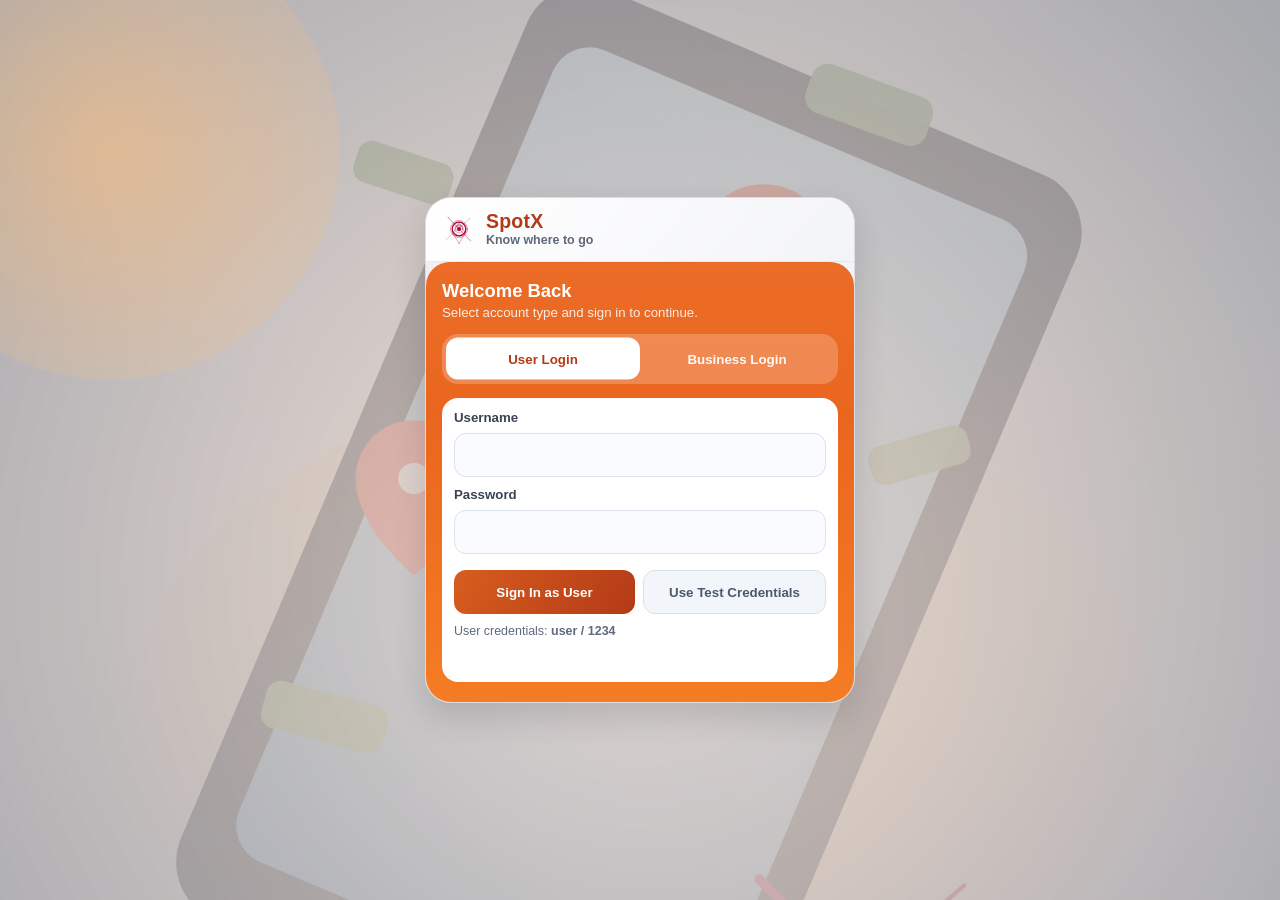
<file: index.html>
<!DOCTYPE html>
<html lang="en">
<head>
    <meta charset="UTF-8">
    <meta name="viewport" content="width=device-width, initial-scale=1.0">
    <title>SpotX Entry</title>
    <meta http-equiv="refresh" content="0; url=login.html">
    <style>
        body {
            margin: 0;
            min-height: 100vh;
            display: grid;
            place-items: center;
            font-family: "Trebuchet MS", "Segoe UI", sans-serif;
            background: linear-gradient(115deg, #f6e6bb 0%, #f7b483 100%);
            color: #3a1f23;
        }

        a {
            color: #780b34;
            font-weight: 700;
        }
    </style>
</head>
<body>
    <p>Redirecting to login page. If you are not redirected, <a href="login.html">click here</a>.</p>
</body>
</html>
</file>
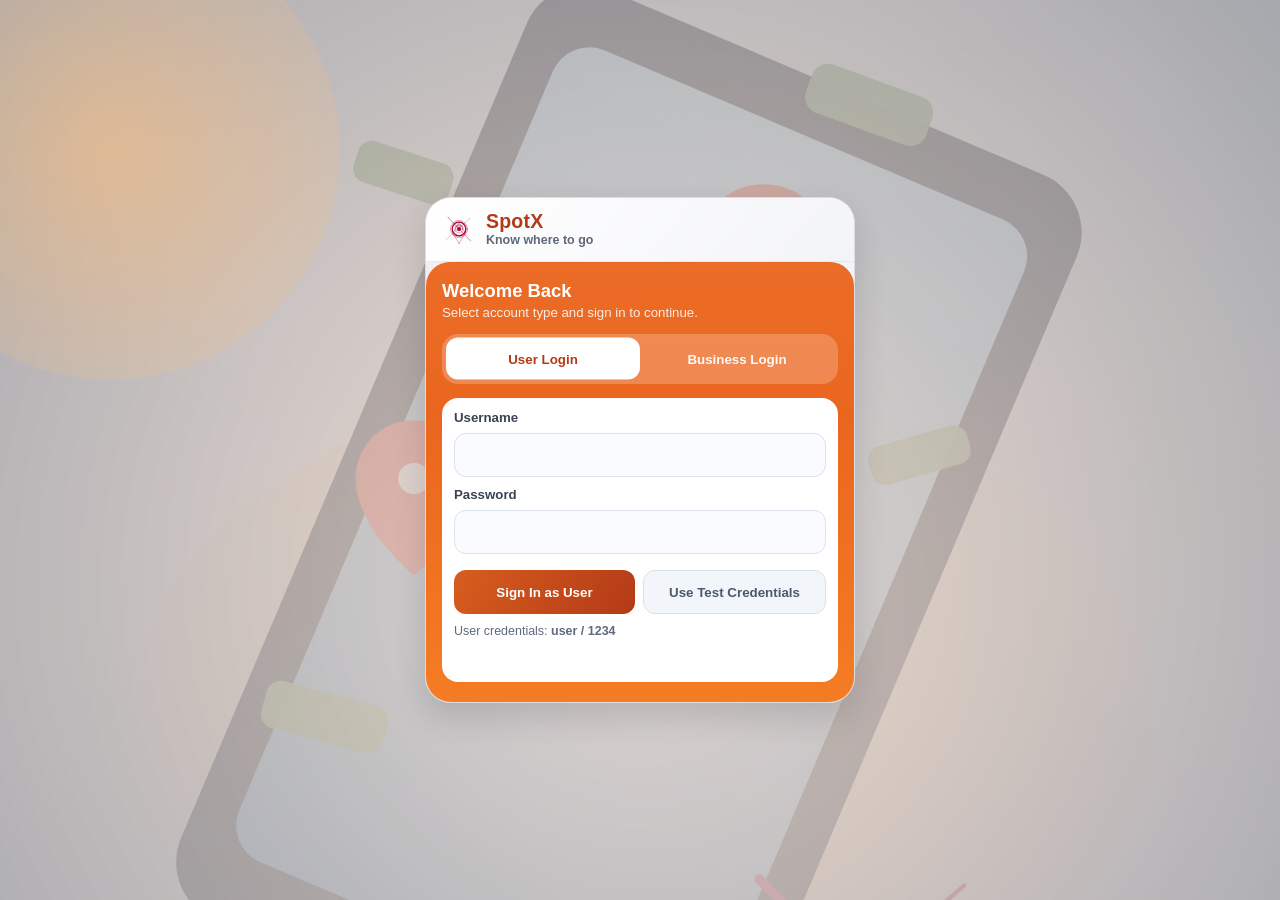
<file: login.html>
<!DOCTYPE html>
<html lang="en">
<head>
    <meta charset="UTF-8">
    <meta name="viewport" content="width=device-width, initial-scale=1.0">
    <title>SpotX Login</title>
    <style>
        :root {
            --bg-soft: #ececed;
            --bg-warm: #f2b689;
            --accent: #d85d1e;
            --accent-deep: #b33a17;
            --accent-soft: #f39a5c;
            --ink: #1d2433;
            --muted: #5f6878;
            --card: rgba(255, 255, 255, 0.96);
            --line: #e7e9ef;
            --success: #18804a;
            --error: #b3203a;
        }

        * {
            box-sizing: border-box;
        }

        body {
            margin: 0;
            min-height: 100vh;
            min-height: 100dvh;
            font-family: "Avenir Next", "Trebuchet MS", sans-serif;
            color: var(--ink);
            background:
                linear-gradient(160deg, rgba(245, 246, 249, 0.7), rgba(237, 239, 245, 0.86)),
                url("assets/images/spotx-loader-poster.svg") center/cover no-repeat fixed;
            display: grid;
            place-items: center;
            padding: 14px;
            position: relative;
            overflow: hidden;
            animation: pageIn 560ms ease;
        }

        body::before {
            content: "";
            position: fixed;
            inset: 0;
            pointer-events: none;
            background: radial-gradient(circle at 50% 65%, rgba(245, 147, 69, 0.18), rgba(18, 21, 31, 0.34));
            z-index: 0;
        }

        body::after {
            content: "";
            position: fixed;
            width: 460px;
            height: 460px;
            border-radius: 50%;
            background: radial-gradient(circle, rgba(255, 190, 120, 0.55), rgba(255, 190, 120, 0));
            left: -120px;
            top: -80px;
            pointer-events: none;
            z-index: 0;
            animation: driftGlow 7s ease-in-out infinite;
        }

        .wrap {
            width: min(430px, 100%);
            background: linear-gradient(160deg, rgba(255, 255, 255, 0.84), rgba(255, 255, 255, 0.76));
            border: 1px solid rgba(208, 212, 223, 0.7);
            border-radius: 26px;
            overflow: hidden;
            box-shadow: 0 14px 32px rgba(32, 34, 44, 0.16);
            position: relative;
            z-index: 1;
            animation: cardEnter 520ms ease, floatCard 6s ease-in-out infinite;
        }

        .topbar {
            display: flex;
            align-items: center;
            justify-content: flex-start;
            gap: 10px;
            padding: 14px 16px;
            background: linear-gradient(130deg, #ffffff, #f3f4f8);
            border-bottom: 1px solid var(--line);
        }

        .brand {
            display: flex;
            align-items: center;
            gap: 10px;
        }

        .brand-logo {
            width: 34px;
            height: 34px;
            object-fit: contain;
            display: block;
        }

        .brand h1 {
            margin: 0;
            font-size: 1.22rem;
            line-height: 1;
            color: var(--accent-deep);
            letter-spacing: 0.01em;
        }

        .brand p {
            margin: 2px 0 0;
            font-size: 0.78rem;
            color: var(--muted);
            font-weight: 600;
        }

        .panel {
            background: var(--card);
            border-radius: 24px 24px 0 0;
            padding: 18px 16px 20px;
            background-image: linear-gradient(180deg, #eb6c27 0%, #ea661f 35%, #f57c23 100%);
            background-size: 100% 100%;
            animation: panelShift 4.2s ease-in-out infinite;
        }

        .panel-head {
            color: #fff;
            margin-bottom: 14px;
        }

        .panel-head h2 {
            margin: 0;
            font-size: 1.15rem;
            font-weight: 800;
        }

        .panel-head p {
            margin: 3px 0 0;
            font-size: 0.83rem;
            color: rgba(255, 255, 255, 0.88);
        }

        .tabs {
            display: grid;
            grid-template-columns: 1fr 1fr;
            background: rgba(255, 255, 255, 0.22);
            border-radius: 16px;
            padding: 4px;
            margin-bottom: 14px;
        }

        .tab {
            border: 0;
            border-radius: 12px;
            min-height: 42px;
            padding: 8px;
            font-weight: 700;
            color: rgba(255, 255, 255, 0.95);
            background: transparent;
            cursor: pointer;
            transition: transform 150ms ease, background-color 150ms ease;
        }

        .tab:hover {
            transform: translateY(-1px);
        }

        .tab.active {
            background: #ffffff;
            color: var(--accent-deep);
            transform: translateY(-0.5px);
        }

        form {
            display: none;
            gap: 10px;
            animation: fadeIn 260ms ease;
            background: #fff;
            border-radius: 16px;
            padding: 12px;
        }

        form.active {
            display: grid;
        }

        label {
            font-weight: 700;
            font-size: 0.83rem;
            color: #3a4354;
            margin-bottom: -2px;
        }

        input {
            width: 100%;
            border: 1px solid #dbe1ea;
            border-radius: 12px;
            padding: 12px;
            font-size: 16px;
            background: #f9fbff;
            color: #2b3442;
        }

        input:focus {
            outline: 2px solid rgba(216, 93, 30, 0.24);
            border-color: var(--accent-soft);
        }

        .actions {
            display: flex;
            gap: 8px;
            align-items: center;
            margin-top: 6px;
        }

        .btn {
            border: 0;
            border-radius: 12px;
            padding: 10px 12px;
            font-weight: 700;
            cursor: pointer;
            min-height: 44px;
            flex: 1;
            transition: transform 150ms ease, box-shadow 180ms ease;
        }

        .btn:hover {
            transform: translateY(-1px);
            box-shadow: 0 10px 16px rgba(17, 23, 37, 0.16);
        }

        .btn-primary {
            background: linear-gradient(120deg, var(--accent), var(--accent-deep));
            color: #fff;
        }

        .btn-ghost {
            background: #f2f5fa;
            color: #4c586c;
            border: 1px solid #d9e0ea;
        }

        .hint {
            font-size: 0.78rem;
            color: #5f6a7d;
        }

        .status {
            min-height: 20px;
            font-weight: 700;
            font-size: 0.8rem;
            margin-top: 2px;
        }

        .status.success {
            color: var(--success);
        }

        .status.error {
            color: var(--error);
        }

        .loader-overlay {
            position: fixed;
            inset: 0;
            z-index: 1000;
            display: grid;
            place-items: center;
            background: rgba(17, 22, 33, 0.78);
            opacity: 0;
            visibility: hidden;
            transition: opacity 220ms ease;
            padding: 16px;
        }

        .loader-overlay.active {
            opacity: 1;
            visibility: visible;
        }

        .loader-card {
            width: min(420px, 100%);
            background: #ffffff;
            border-radius: 20px;
            overflow: hidden;
            box-shadow: 0 20px 40px rgba(0, 0, 0, 0.22);
            animation: loaderPop 260ms ease;
        }

        .loader-poster {
            width: 100%;
            aspect-ratio: 3 / 4;
            object-fit: cover;
            display: block;
            background: linear-gradient(180deg, #f8f0e8, #f2b689);
        }

        .loader-meta {
            padding: 12px;
            display: flex;
            align-items: center;
            justify-content: space-between;
            gap: 10px;
        }

        .loader-meta p {
            margin: 0;
            font-size: 0.9rem;
            font-weight: 700;
            color: #2b3442;
        }

        .loader-dots {
            display: inline-flex;
            gap: 5px;
            align-items: center;
        }

        .loader-dots span {
            width: 7px;
            height: 7px;
            border-radius: 999px;
            background: #e06d2d;
            animation: pulse 1s infinite ease-in-out;
        }

        .loader-dots span:nth-child(2) {
            animation-delay: 120ms;
        }

        .loader-dots span:nth-child(3) {
            animation-delay: 240ms;
        }

        @keyframes fadeIn {
            from {
                opacity: 0;
                transform: translateY(4px);
            }
            to {
                opacity: 1;
                transform: translateY(0);
            }
        }

        @keyframes pulse {
            0%,
            100% {
                transform: scale(0.8);
                opacity: 0.6;
            }
            50% {
                transform: scale(1.2);
                opacity: 1;
            }
        }

        @keyframes pageIn {
            from {
                opacity: 0;
            }
            to {
                opacity: 1;
            }
        }

        @keyframes cardEnter {
            from {
                opacity: 0;
                transform: translateY(16px) scale(0.98);
            }
            to {
                opacity: 1;
                transform: translateY(0) scale(1);
            }
        }

        @keyframes floatCard {
            0%,
            100% {
                transform: translateY(0);
            }
            50% {
                transform: translateY(-5px);
            }
        }

        @keyframes panelShift {
            0%,
            100% {
                background-position: 50% 50%;
            }
            50% {
                background-position: 50% 46%;
            }
        }

        @keyframes driftGlow {
            0%,
            100% {
                transform: translate3d(0, 0, 0);
            }
            50% {
                transform: translate3d(30px, 14px, 0);
            }
        }

        @keyframes loaderPop {
            from {
                transform: scale(0.96);
                opacity: 0;
            }
            to {
                transform: scale(1);
                opacity: 1;
            }
        }

        @media (prefers-reduced-motion: reduce) {
            *,
            *::before,
            *::after {
                animation: none !important;
                transition: none !important;
            }
        }

        @media (max-width: 520px) {
            body {
                padding: 8px;
            }

            .wrap {
                width: 100%;
                border-radius: 20px;
            }

            .topbar {
                padding: 12px;
            }

            .brand-logo {
                width: 30px;
                height: 30px;
            }

            .panel {
                border-radius: 20px 20px 0 0;
                padding: 14px 12px 16px;
            }

            .brand h1 {
                font-size: 1.1rem;
            }

            .panel-head h2 {
                font-size: 1.05rem;
            }

            .panel-head p {
                font-size: 0.76rem;
            }

            form {
                padding: 10px;
            }

            .actions {
                flex-direction: column;
            }

            .actions .btn {
                width: 100%;
            }

            .btn {
                width: 100%;
            }
        }
    </style>
</head>
<body>
    <div class="loader-overlay" id="loader" aria-hidden="true">
        <div class="loader-card" role="status" aria-live="polite">
            <img
                id="loader-poster"
                class="loader-poster"
                src="assets/images/spotx-loader-poster.svg"
                alt="SpotX poster"
            >
            <div class="loader-meta">
                <p id="loader-text">Signing you in...</p>
                <div class="loader-dots" aria-hidden="true">
                    <span></span>
                    <span></span>
                    <span></span>
                </div>
            </div>
        </div>
    </div>

    <main class="wrap">
        <header class="topbar" aria-label="SpotX header">
            <div class="brand">
                <img class="brand-logo" src="assets/images/spotx-logo.svg" alt="SpotX logo">
                <div>
                    <h1>SpotX</h1>
                    <p>Know where to go</p>
                </div>
            </div>
        </header>

        <section class="panel" aria-label="Login panel">
            <div class="panel-head">
                <h2>Welcome Back</h2>
                <p>Select account type and sign in to continue.</p>
            </div>
            <div class="tabs" role="tablist" aria-label="Login types">
                <button class="tab active" id="user-tab" data-target="user-form" role="tab" aria-selected="true">User Login</button>
                <button class="tab" id="business-tab" data-target="business-form" role="tab" aria-selected="false">Business Login</button>
            </div>

            <form id="user-form" class="active" novalidate>
                <label for="user-username">Username</label>
                <input id="user-username" name="username" autocomplete="username" required>

                <label for="user-password">Password</label>
                <input id="user-password" name="password" type="password" autocomplete="current-password" required>

                <div class="actions">
                    <button class="btn btn-primary" type="submit">Sign In as User</button>
                    <button class="btn btn-ghost" type="button" data-fill="user">Use Test Credentials</button>
                </div>

                <div class="hint">User credentials: <strong>user / 1234</strong></div>
                <div class="status" id="user-status" aria-live="polite"></div>
            </form>

            <form id="business-form" novalidate>
                <label for="business-username">Username</label>
                <input id="business-username" name="username" autocomplete="username" required>

                <label for="business-password">Password</label>
                <input id="business-password" name="password" type="password" autocomplete="current-password" required>

                <div class="actions">
                    <button class="btn btn-primary" type="submit">Sign In as Business</button>
                    <button class="btn btn-ghost" type="button" data-fill="business">Use Test Credentials</button>
                </div>

                <div class="hint">Business credentials: <strong>admin / 1234</strong></div>
                <div class="status" id="business-status" aria-live="polite"></div>
            </form>
        </section>
    </main>

    <script>
        const credentials = {
            user: { username: "user", password: "1234" },
            business: { username: "admin", password: "1234" }
        };

        const loader = document.getElementById("loader");
        const loaderText = document.getElementById("loader-text");
        const loaderPoster = document.getElementById("loader-poster");
        const tabs = document.querySelectorAll(".tab");
        const forms = document.querySelectorAll("form");

        loaderPoster.addEventListener("error", () => {
            loaderPoster.alt = "SpotX loading poster unavailable";
        });

        function switchTab(targetFormId) {
            tabs.forEach((tab) => {
                const isActive = tab.dataset.target === targetFormId;
                tab.classList.toggle("active", isActive);
                tab.setAttribute("aria-selected", String(isActive));
            });

            forms.forEach((form) => {
                const active = form.id === targetFormId;
                form.classList.toggle("active", active);
            });
        }

        tabs.forEach((tab) => {
            tab.addEventListener("click", () => switchTab(tab.dataset.target));
        });

        function setStatus(el, message, type) {
            el.textContent = message;
            el.classList.remove("success", "error");
            if (type) {
                el.classList.add(type);
            }
        }

        function showLoader(role) {
            loaderText.textContent = "Loading " + role + " dashboard...";
            loader.classList.add("active");
            loader.setAttribute("aria-hidden", "false");
        }

        function bindLogin(formId, role) {
            const form = document.getElementById(formId);
            const status = document.getElementById(role + "-status");

            form.addEventListener("submit", (event) => {
                event.preventDefault();
                const username = form.username.value.trim();
                const password = form.password.value.trim();
                const valid = credentials[role].username === username && credentials[role].password === password;

                if (valid) {
                    setStatus(status, "Login successful. Redirecting to " + role + " dashboard...", "success");
                    showLoader(role);
                    setTimeout(() => {
                        window.location.href = "mainpage.html?role=" + encodeURIComponent(role);
                    }, 1400);
                } else {
                    setStatus(status, "Invalid credentials. Please try again.", "error");
                }
            });
        }

        bindLogin("user-form", "user");
        bindLogin("business-form", "business");

        document.querySelectorAll("[data-fill]").forEach((button) => {
            button.addEventListener("click", () => {
                const role = button.dataset.fill;
                const form = document.getElementById(role + "-form");
                form.username.value = credentials[role].username;
                form.password.value = credentials[role].password;
                setStatus(document.getElementById(role + "-status"), "Credentials filled. Click Sign In.", "");
            });
        });
    </script>
</body>
</html>
</file>
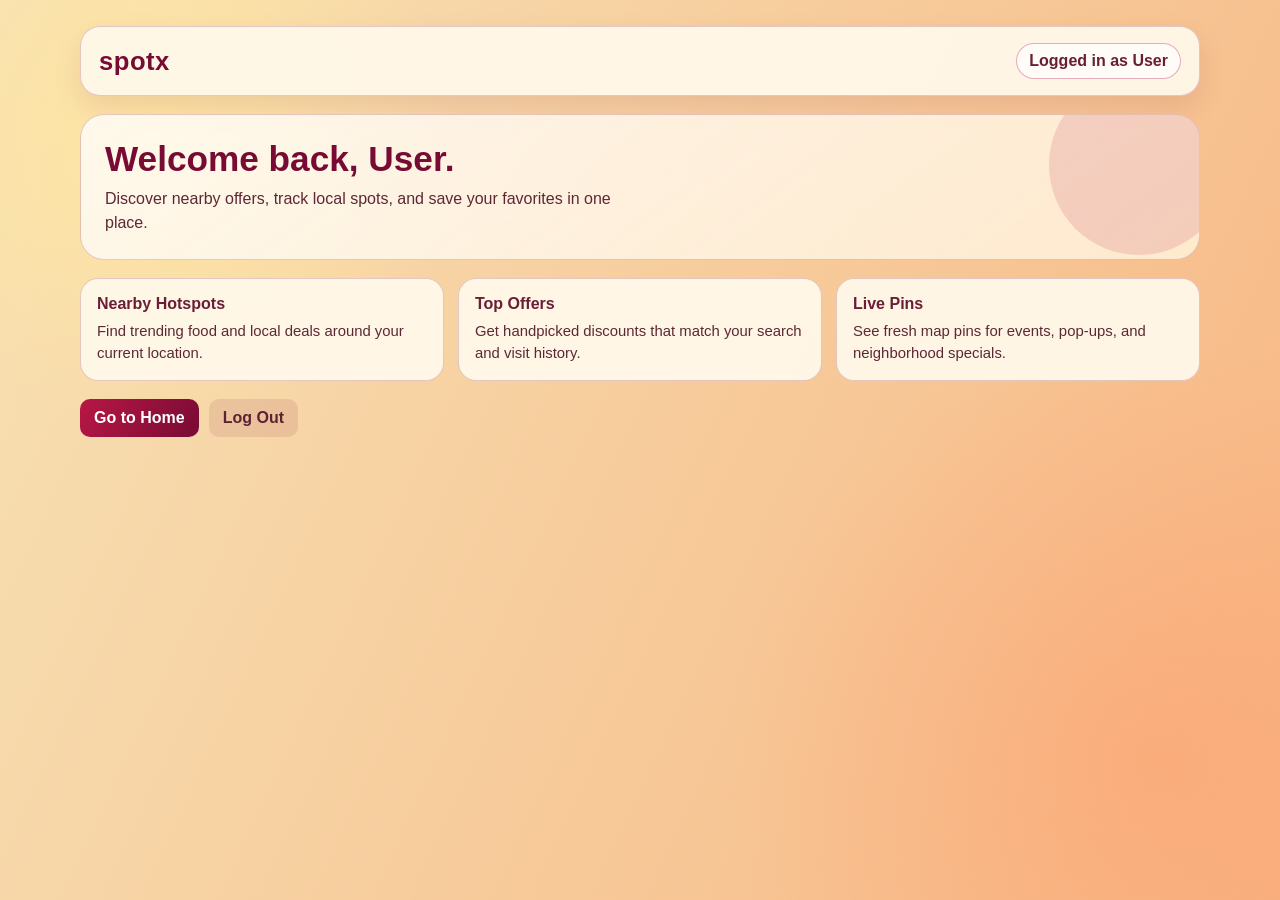
<file: mainpage.html>
<!DOCTYPE html>
<html lang="en">
<head>
    <meta charset="UTF-8">
    <meta name="viewport" content="width=device-width, initial-scale=1.0">
    <title>SpotX Main Page</title>
    <style>
        :root {
            --sand: #f6e6bb;
            --peach: #f7b483;
            --maroon: #780b34;
            --rose: #b81745;
            --sun: #ffcc66;
            --ink: #2a1a17;
            --card: rgba(255, 248, 233, 0.95);
            --line: rgba(120, 11, 52, 0.2);
        }

        * {
            box-sizing: border-box;
        }

        body {
            margin: 0;
            min-height: 100vh;
            font-family: "Trebuchet MS", "Segoe UI", sans-serif;
            color: var(--ink);
            background:
                radial-gradient(circle at 12% 15%, rgba(255, 231, 160, 0.85) 0%, rgba(255, 231, 160, 0.08) 22%),
                radial-gradient(circle at 90% 84%, rgba(255, 140, 95, 0.4) 0%, rgba(255, 140, 95, 0.05) 31%),
                linear-gradient(115deg, var(--sand) 0%, var(--peach) 100%);
            padding: 26px;
        }

        .page {
            width: min(1120px, 100%);
            margin: 0 auto;
            display: grid;
            gap: 18px;
        }

        .topbar {
            background: var(--card);
            border: 1px solid var(--line);
            border-radius: 20px;
            padding: 16px 18px;
            display: flex;
            justify-content: space-between;
            align-items: center;
            gap: 12px;
            box-shadow: 0 12px 28px rgba(120, 11, 52, 0.1);
        }

        .brand {
            margin: 0;
            color: var(--maroon);
            font-size: 1.6rem;
            text-transform: lowercase;
            letter-spacing: 0.02em;
        }

        .role-chip {
            border: 1px solid rgba(184, 23, 69, 0.35);
            background: rgba(255, 255, 255, 0.7);
            border-radius: 999px;
            padding: 8px 12px;
            font-weight: 700;
            color: #6a1e36;
        }

        .hero {
            background: linear-gradient(145deg, rgba(255, 255, 255, 0.78), rgba(255, 238, 212, 0.9));
            border: 1px solid var(--line);
            border-radius: 24px;
            padding: 24px;
            position: relative;
            overflow: hidden;
        }

        .hero::after {
            content: "";
            position: absolute;
            right: -30px;
            top: -40px;
            width: 180px;
            height: 180px;
            background: rgba(184, 23, 69, 0.14);
            border-radius: 50%;
        }

        .hero h2 {
            margin: 0 0 8px;
            font-size: clamp(1.5rem, 4vw, 2.2rem);
            color: var(--maroon);
        }

        .hero p {
            margin: 0;
            max-width: 58ch;
            color: #5d2835;
            line-height: 1.5;
        }

        .grid {
            display: grid;
            grid-template-columns: repeat(3, minmax(0, 1fr));
            gap: 14px;
        }

        .card {
            background: var(--card);
            border: 1px solid var(--line);
            border-radius: 18px;
            padding: 16px;
        }

        .card h3 {
            margin: 0 0 8px;
            color: #6a1e36;
            font-size: 1rem;
        }

        .card p {
            margin: 0;
            color: #5d2835;
            font-size: 0.93rem;
            line-height: 1.45;
        }

        .actions {
            display: flex;
            flex-wrap: wrap;
            gap: 10px;
        }

        .btn {
            display: inline-flex;
            align-items: center;
            justify-content: center;
            border-radius: 10px;
            border: 0;
            padding: 10px 14px;
            font-weight: 700;
            text-decoration: none;
            cursor: pointer;
        }

        .btn-primary {
            background: linear-gradient(120deg, var(--rose), var(--maroon));
            color: #fff;
        }

        .btn-ghost {
            background: rgba(120, 11, 52, 0.1);
            color: #5d2233;
        }

        @media (max-width: 920px) {
            .grid {
                grid-template-columns: 1fr;
            }

            body {
                padding: 16px;
            }
        }
    </style>
</head>
<body>
    <main class="page">
        <header class="topbar">
            <h1 class="brand">spotx</h1>
            <div class="role-chip" id="role-chip">Logged in as User</div>
        </header>

        <section class="hero">
            <h2 id="hero-title">Welcome back, User.</h2>
            <p id="hero-text">Discover nearby offers, track local spots, and save your favorites in one place.</p>
        </section>

        <section class="grid" id="content-grid">
            <article class="card">
                <h3>Nearby Hotspots</h3>
                <p>Find trending food and local deals around your current location.</p>
            </article>
            <article class="card">
                <h3>Top Offers</h3>
                <p>Get handpicked discounts that match your search and visit history.</p>
            </article>
            <article class="card">
                <h3>Live Pins</h3>
                <p>See fresh map pins for events, pop-ups, and neighborhood specials.</p>
            </article>
        </section>

        <div class="actions">
            <a class="btn btn-primary" href="index.html">Go to Home</a>
            <a class="btn btn-ghost" href="login.html">Log Out</a>
        </div>
    </main>

    <script>
        const params = new URLSearchParams(window.location.search);
        const role = (params.get("role") || "user").toLowerCase();

        const roleChip = document.getElementById("role-chip");
        const heroTitle = document.getElementById("hero-title");
        const heroText = document.getElementById("hero-text");
        const contentGrid = document.getElementById("content-grid");

        if (role === "business") {
            roleChip.textContent = "Logged in as Business";
            heroTitle.textContent = "Welcome, Business Admin.";
            heroText.textContent = "Manage listings, monitor engagement, and publish targeted offers to local users.";
            contentGrid.innerHTML = `
                <article class="card">
                    <h3>Business Dashboard</h3>
                    <p>Review orders, incoming leads, and customer activity in real time.</p>
                </article>
                <article class="card">
                    <h3>Campaign Manager</h3>
                    <p>Create and schedule new promotions that appear in local feed spots.</p>
                </article>
                <article class="card">
                    <h3>Analytics</h3>
                    <p>Track clicks, saves, and conversion trends for your active listings.</p>
                </article>
            `;
        }
    </script>
</body>
</html>
</file>
